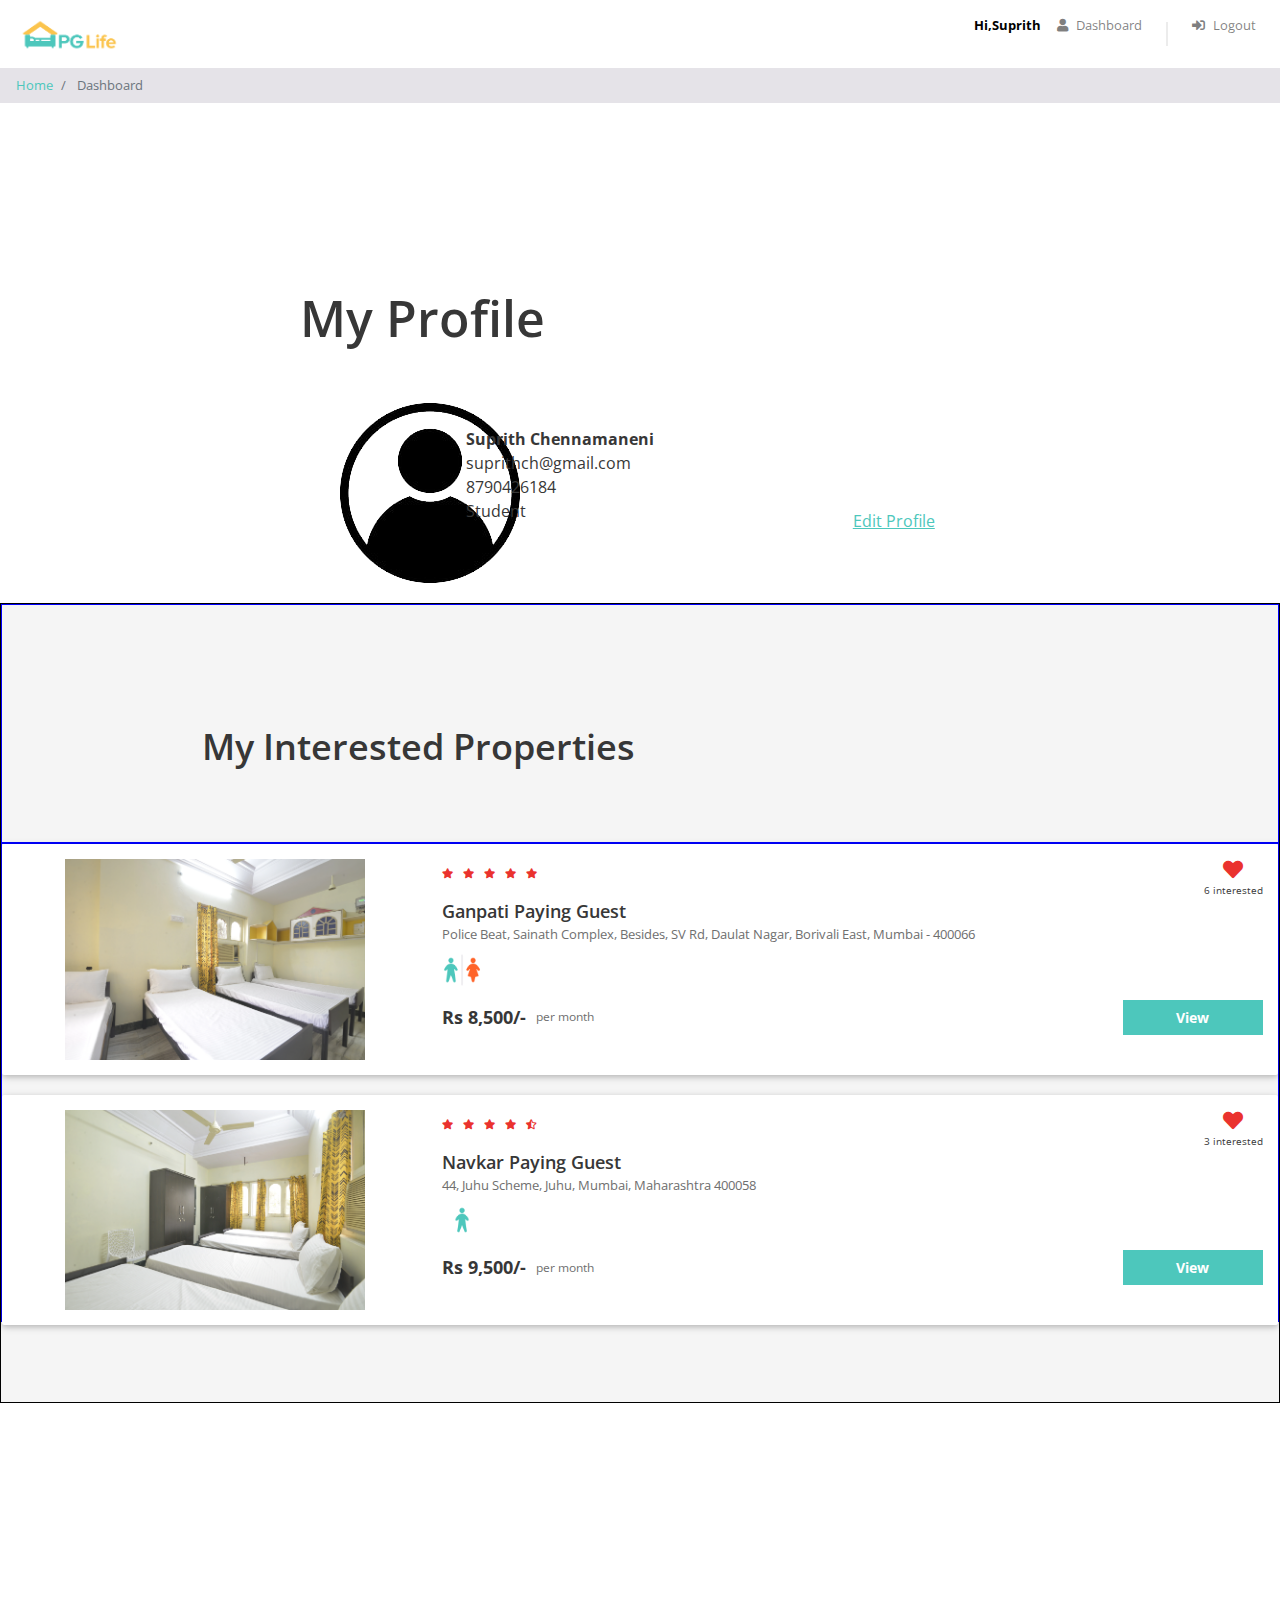
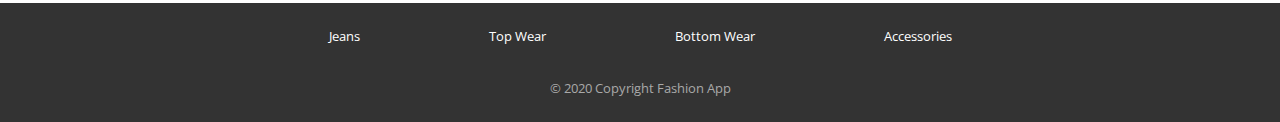
<file: dashboard.html>
<!DOCTYPE html>
<html lang="en">
<head>
    <meta name="viewport" content="width=device-width, initial-scale=1">
    <title>Best PG's in Mumbai | PG Life</title>

    <link href="css/bootstrap.min.css" rel="stylesheet" />
    <link href="https://use.fontawesome.com/releases/v5.11.2/css/all.css" rel="stylesheet" />
    <link href="https://fonts.googleapis.com/css2?family=Open+Sans:ital,wght@0,300;0,400;0,600;0,700;0,800;1,300;1,400;1,600;1,700;1,800&display=swap" rel="stylesheet" />
    <link href="css/common.css" rel="stylesheet" />
    <link href="css/property_list.css" rel="stylesheet" />
    <link href="css/dashboard.css" rel="stylesheet" />
    <link href="https://fonts.googleapis.com/icon?family=Material+Icons"
      rel="stylesheet">
</head>
<body>
    <div class="header sticky-top">
        <nav class="navbar navbar-expand-md navbar-light">
            <a class="navbar-brand" href="index.html">
                <img src="img/logo.png" />
            </a>
            
            <button class="navbar-toggler" type="button" data-toggle="collapse" data-target="#my-navbar">
                <span class="navbar-toggler-icon"></span>
            </button>
            
            <div class="collapse navbar-collapse justify-content-end" id="my-navbar">
                <ul class="navbar-nav">
                    <li class="nav-item">
                        <a class="nav-link"  data-toggle="modal" data-target="#signup-modal">
                            <b><p style="color: black;">Hi,Suprith</p></b>
                    </a>
                    </li>
                    <li class="nav-item">
                        <a class="nav-link" href="#" data-toggle="modal" data-target="#signup-modal">
                            <i class="fas fa-user"></i>Dashboard
                        </a>
                    </li>
                    <div class="nav-vl"></div>
                    <li class="nav-item">
                        <a class="nav-link" href="#" data-toggle="modal" data-target="#login-modal">
                            <i class="fas fa-sign-in-alt"></i>Logout
                        </a>
                    </li>
                </ul>
            </div>
        </nav>
    </div>
    <div id="loading">
    </div>
    <nav aria-label="breadcrumb">
        <ol class="breadcrumb py-2">
            <li class="breadcrumb-item">
                <a href="index.html">Home</a>
            </li>
            <li class="breadcrumb-item active" aria-current="page">
                Dashboard
            </li>
        </ol>
    </nav>
    <div class="profile">
        <div class="col1">

        </div>
        <div class="col2">
            <h1>My Profile</h1>
        </div>
        <div class="col3">
           
            <div class="col3-col1">
               <img src="img/signup-logo.png" />  
            </div>
            <div class="col3-col1">
                <ul style="list-style-type:none;">
                    <li><b>Suprith Chennamaneni</b></li>
                    <li >suprithch@gmail.com</li>
                    <li>8790426184</li>
                    <li>Student</li>
                </ul>
            </div>
            <div class="col3-col1">
                <a href="#"><u>Edit Profile</u></a>
            </div>
       
        </div>
    </div>
    <div class="properties">
    <div class="properties-col1">
        <h1>My Interested Properties</h1>
    </div>
  
<div class="properties-col2">
    <div class="property-card row">
        <div class="image-container col-md-4">
            <img src="img/properties/1/eace7b9114fd6046.jpg" />
        </div>
        <div class="content-container col-md-8">
            <div class="row no-gutters justify-content-between">
                <div class="star-container" title="4.8">
                    <i class="fas fa-star"></i>
                    <i class="fas fa-star"></i>
                    <i class="fas fa-star"></i>
                    <i class="fas fa-star"></i>
                    <i class="fas fa-star"></i>
                </div>
                <div class="interested-container">
                    <i class="fas fa-heart"></i>
                    <div class="interested-text">6 interested</div>
                </div>
            </div>
            <div class="detail-container">
                <div class="property-name">Ganpati Paying Guest</div>
                <div class="property-address">Police Beat, Sainath Complex, Besides, SV Rd, Daulat Nagar, Borivali East, Mumbai - 400066</div>
                <div class="property-gender">
                    <img src="img/unisex.png" />
                </div>
            </div>
            <div class="row no-gutters">
                <div class="rent-container col-6">
                    <div class="rent">Rs 8,500/-</div>
                    <div class="rent-unit">per month</div>
                </div>
                <div class="button-container col-6">
                    <a href="property_detail.html" class="btn btn-primary">View</a>
                </div>
            </div>
        </div>
    </div>

  
<div class="property-card row">
    <div class="image-container col-md-4">
        <img src="img/properties/1/1d4f0757fdb86d5f.jpg" />
    </div>
    <div class="content-container col-md-8">
        <div class="row no-gutters justify-content-between">
            <div class="star-container" title="4.5">
                <i class="fas fa-star"></i>
                <i class="fas fa-star"></i>
                <i class="fas fa-star"></i>
                <i class="fas fa-star"></i>
                <i class="fas fa-star-half-alt"></i>
            </div>
            <div class="interested-container">
                <i class="fas fa-heart"></i>
                <div class="interested-text">3 interested</div>
            </div>
        </div>
        <div class="detail-container">
            <div class="property-name">Navkar Paying Guest</div>
            <div class="property-address">44, Juhu Scheme, Juhu, Mumbai, Maharashtra 400058</div>
            <div class="property-gender">
                <img src="img/male.png" />
            </div>
        </div>
        <div class="row no-gutters">
            <div class="rent-container col-6">
                <div class="rent">Rs 9,500/-</div>
                <div class="rent-unit">per month</div>
            </div>
            <div class="button-container col-6">
                <a href="property_detail.html" class="btn btn-primary">View</a>
            </div>
        </div>
    </div>
</div>
</div>
</div>
    <div class="footer" style="margin-top: 200px;">
        <div class="page-container footer-container">
            <div class="footer-cities">
                <div class="footer-city">
                    <a href="property_list.html">Jeans</a>
                </div>
                <div class="footer-city">
                    <a href="property_list.html">Top Wear</a>
                </div>
                <div class="footer-city">
                    <a href="property_list.html">Bottom Wear</a>
                </div>
                <div class="footer-city">
                    <a href="property_list.html">Accessories</a>
                </div>
            </div>
            <div class="footer-copyright">© 2020 Copyright Fashion App </div>
        </div>
    </div>

    <script type="text/javascript" src="js/jquery.js"></script>
    <script type="text/javascript" src="js/bootstrap.min.js"></script>
</body>
</html>
</file>
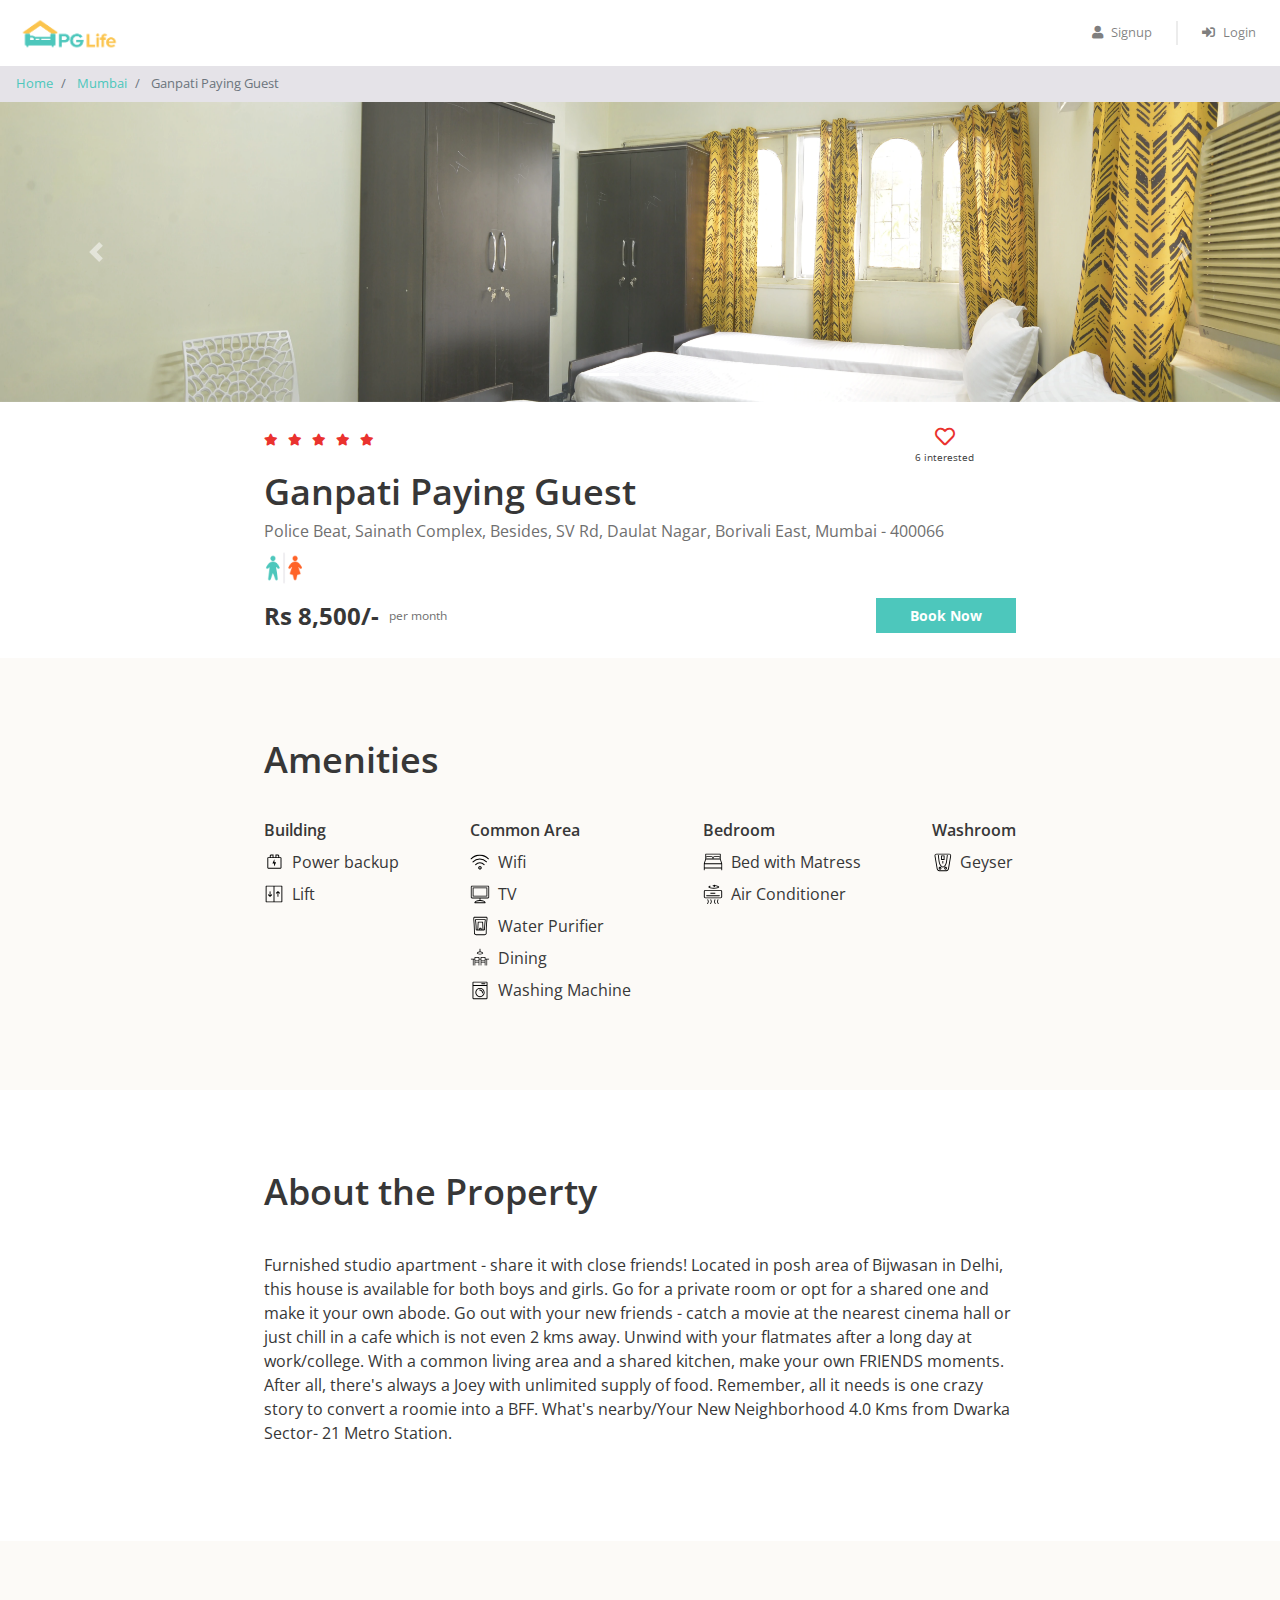
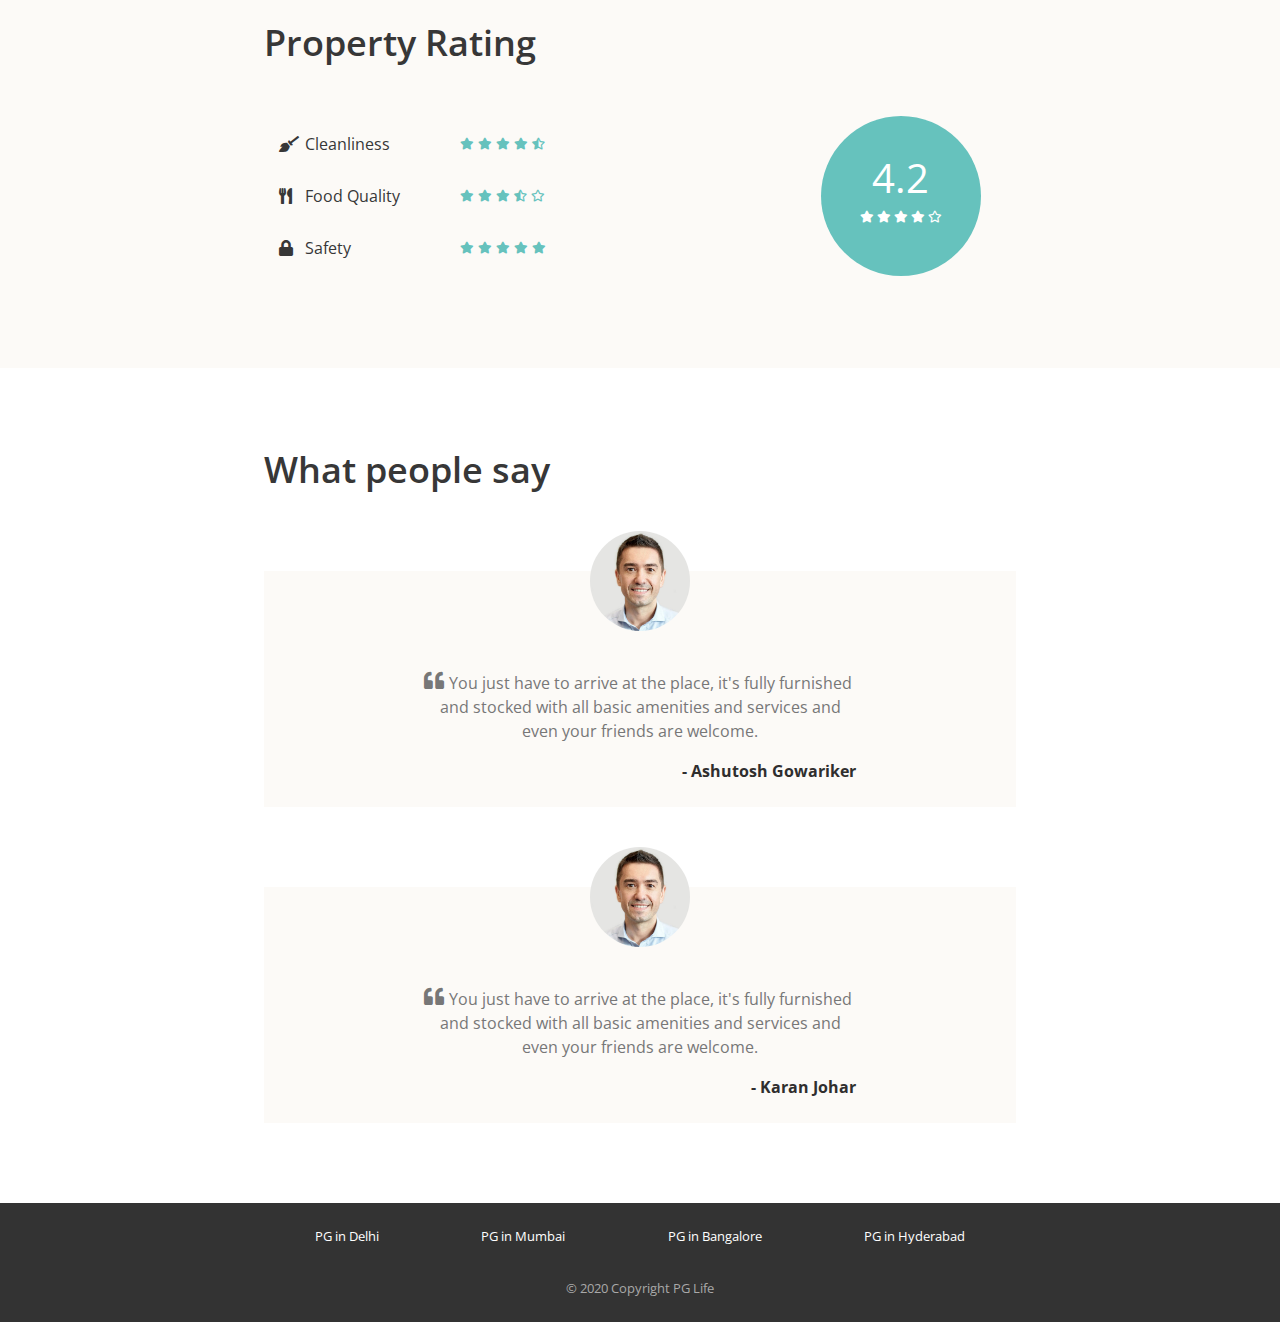
<file: property_detail.html>
<!DOCTYPE html>
<html lang="en">

<head>
    <meta name="viewport" content="width=device-width, initial-scale=1">
    <title>Ganpati Paying Guest | PG Life</title>

    <link href="css/bootstrap.min.css" rel="stylesheet" />
    <link href="https://use.fontawesome.com/releases/v5.11.2/css/all.css" rel="stylesheet" />
    <link href="https://fonts.googleapis.com/css2?family=Open+Sans:ital,wght@0,300;0,400;0,600;0,700;0,800;1,300;1,400;1,600;1,700;1,800&display=swap" rel="stylesheet" />
    <link href="css/common.css" rel="stylesheet" />
    <link href="css/property_detail.css" rel="stylesheet" />
</head>

<body>
    <div class="header sticky-top">
        <nav class="navbar navbar-expand-md navbar-light">
            <a class="navbar-brand" href="index.html">
                <img src="img/logo.png" />
            </a>
            <button class="navbar-toggler" type="button" data-toggle="collapse" data-target="#my-navbar">
                <span class="navbar-toggler-icon"></span>
            </button>

            <div class="collapse navbar-collapse justify-content-end" id="my-navbar">
                <ul class="navbar-nav">
                    <li class="nav-item">
                        <a class="nav-link" href="#" data-toggle="modal" data-target="#signup-modal">
                            <i class="fas fa-user"></i>Signup
                        </a>
                    </li>
                    <div class="nav-vl"></div>
                    <li class="nav-item">
                        <a class="nav-link" href="#" data-toggle="modal" data-target="#login-modal">
                            <i class="fas fa-sign-in-alt"></i>Login
                        </a>
                    </li>
                </ul>
            </div>
        </nav>
    </div>

    <div id="loading">
    </div>

    <nav aria-label="breadcrumb">
        <ol class="breadcrumb py-2">
            <li class="breadcrumb-item">
                <a href="index.html">Home</a>
            </li>
            <li class="breadcrumb-item">
                <a href="property_list.html">Mumbai</a>
            </li>
            <li class="breadcrumb-item active" aria-current="page">
                Ganpati Paying Guest
            </li>
        </ol>
    </nav>

    <div id="property-images" class="carousel slide" data-ride="carousel">
        <ol class="carousel-indicators">
            <li data-target="#property-images" data-slide-to="0" class="active"></li>
            <li data-target="#property-images" data-slide-to="1" class=""></li>
            <li data-target="#property-images" data-slide-to="2" class=""></li>
        </ol>
        <div class="carousel-inner">
            <div class="carousel-item active">
                <img class="d-block w-100" src="img/properties/1/1d4f0757fdb86d5f.jpg" alt="slide">
            </div>
            <div class="carousel-item">
                <img class="d-block w-100" src="img/properties/1/46ebbb537aa9fb0a.jpg" alt="slide">
            </div>
            <div class="carousel-item">
                <img class="d-block w-100" src="img/properties/1/eace7b9114fd6046.jpg" alt="slide">
            </div>
        </div>
        <a class="carousel-control-prev" href="#property-images" role="button" data-slide="prev">
            <span class="carousel-control-prev-icon" aria-hidden="true"></span>
            <span class="sr-only">Previous</span>
        </a>
        <a class="carousel-control-next" href="#property-images" role="button" data-slide="next">
            <span class="carousel-control-next-icon" aria-hidden="true"></span>
            <span class="sr-only">Next</span>
        </a>
    </div>

    <div class="property-summary page-container">
        <div class="row no-gutters justify-content-between">
            <div class="star-container" title="4.8">
                <i class="fas fa-star"></i>
                <i class="fas fa-star"></i>
                <i class="fas fa-star"></i>
                <i class="fas fa-star"></i>
                <i class="fas fa-star"></i>
            </div>
            <div class="interested-container">
                <i class="is-interested-image far fa-heart"></i>
                <div class="interested-text">
                    <span class="interested-user-count">6</span> interested
                </div>
            </div>
        </div>
        <div class="detail-container">
            <div class="property-name">Ganpati Paying Guest</div>
            <div class="property-address">Police Beat, Sainath Complex, Besides, SV Rd, Daulat Nagar, Borivali East, Mumbai - 400066</div>
            <div class="property-gender">
                <img src="img/unisex.png" />
            </div>
        </div>
        <div class="row no-gutters">
            <div class="rent-container col-6">
                <div class="rent">Rs 8,500/-</div>
                <div class="rent-unit">per month</div>
            </div>
            <div class="button-container col-6">
                <a href="#" class="btn btn-primary">Book Now</a>
            </div>
        </div>
    </div>

    <div class="property-amenities">
        <div class="page-container">
            <h1>Amenities</h1>
            <div class="row justify-content-between">
                <div class="col-md-auto">
                    <h5>Building</h5>
                    <div class="amenity-container">
                        <img src="img/amenities/powerbackup.svg">
                        <span>Power backup</span>
                    </div>
                    <div class="amenity-container">
                        <img src="img/amenities/lift.svg">
                        <span>Lift</span>
                    </div>
                </div>

                <div class="col-md-auto">
                    <h5>Common Area</h5>
                    <div class="amenity-container">
                        <img src="img/amenities/wifi.svg">
                        <span>Wifi</span>
                    </div>
                    <div class="amenity-container">
                        <img src="img/amenities/tv.svg">
                        <span>TV</span>
                    </div>
                    <div class="amenity-container">
                        <img src="img/amenities/rowater.svg">
                        <span>Water Purifier</span>
                    </div>
                    <div class="amenity-container">
                        <img src="img/amenities/dining.svg">
                        <span>Dining</span>
                    </div>
                    <div class="amenity-container">
                        <img src="img/amenities/washingmachine.svg">
                        <span>Washing Machine</span>
                    </div>
                </div>

                <div class="col-md-auto">
                    <h5>Bedroom</h5>
                    <div class="amenity-container">
                        <img src="img/amenities/bed.svg">
                        <span>Bed with Matress</span>
                    </div>
                    <div class="amenity-container">
                        <img src="img/amenities/ac.svg">
                        <span>Air Conditioner</span>
                    </div>
                </div>

                <div class="col-md-auto">
                    <h5>Washroom</h5>
                    <div class="amenity-container">
                        <img src="img/amenities/geyser.svg">
                        <span>Geyser</span>
                    </div>
                </div>
            </div>
        </div>
    </div>

    <div class="property-about page-container">
        <h1>About the Property</h1>
        <p>Furnished studio apartment - share it with close friends! Located in posh area of Bijwasan in Delhi, this house is available for both boys and girls. Go for a private room or opt for a shared one and make it your own abode. Go out with your new friends - catch a movie at the nearest cinema hall or just chill in a cafe which is not even 2 kms away. Unwind with your flatmates after a long day at work/college. With a common living area and a shared kitchen, make your own FRIENDS moments. After all, there's always a Joey with unlimited supply of food. Remember, all it needs is one crazy story to convert a roomie into a BFF. What's nearby/Your New Neighborhood 4.0 Kms from Dwarka Sector- 21 Metro Station.</p>
    </div>

    <div class="property-rating">
        <div class="page-container">
            <h1>Property Rating</h1>
            <div class="row align-items-center justify-content-between">
                <div class="col-md-6">
                    <div class="rating-criteria row">
                        <div class="col-6">
                            <i class="rating-criteria-icon fas fa-broom"></i>
                            <span class="rating-criteria-text">Cleanliness</span>
                        </div>
                        <div class="rating-criteria-star-container col-6" title="4.3">
                            <i class="fas fa-star"></i>
                            <i class="fas fa-star"></i>
                            <i class="fas fa-star"></i>
                            <i class="fas fa-star"></i>
                            <i class="fas fa-star-half-alt"></i>
                        </div>
                    </div>

                    <div class="rating-criteria row">
                        <div class="col-6">
                            <i class="rating-criteria-icon fas fa-utensils"></i>
                            <span class="rating-criteria-text">Food Quality</span>
                        </div>
                        <div class="rating-criteria-star-container col-6" title="3.4">
                            <i class="fas fa-star"></i>
                            <i class="fas fa-star"></i>
                            <i class="fas fa-star"></i>
                            <i class="fas fa-star-half-alt"></i>
                            <i class="far fa-star"></i>
                        </div>
                    </div>

                    <div class="rating-criteria row">
                        <div class="col-6">
                            <i class="rating-criteria-icon fa fa-lock"></i>
                            <span class="rating-criteria-text">Safety</span>
                        </div>
                        <div class="rating-criteria-star-container col-6" title="4.8">
                            <i class="fas fa-star"></i>
                            <i class="fas fa-star"></i>
                            <i class="fas fa-star"></i>
                            <i class="fas fa-star"></i>
                            <i class="fas fa-star"></i>
                        </div>
                    </div>
                </div>

                <div class="col-md-4">
                    <div class="rating-circle">
                        <div class="total-rating">4.2</div>
                        <div class="rating-circle-star-container">
                            <i class="fas fa-star"></i>
                            <i class="fas fa-star"></i>
                            <i class="fas fa-star"></i>
                            <i class="fas fa-star"></i>
                            <i class="far fa-star"></i>
                        </div>
                    </div>
                </div>
            </div>
        </div>
    </div>

    <div class="property-testimonials page-container">
        <h1>What people say</h1>
        <div class="testimonial-block">
            <div class="testimonial-image-container">
                <img class="testimonial-img" src="img/man.png">
            </div>
            <div class="testimonial-text">
                <i class="fa fa-quote-left" aria-hidden="true"></i>
                <p>You just have to arrive at the place, it's fully furnished and stocked with all basic amenities and services and even your friends are welcome.</p>
            </div>
            <div class="testimonial-name">- Ashutosh Gowariker</div>
        </div>
        <div class="testimonial-block">
            <div class="testimonial-image-container">
                <img class="testimonial-img" src="img/man.png">
            </div>
            <div class="testimonial-text">
                <i class="fa fa-quote-left" aria-hidden="true"></i>
                <p>You just have to arrive at the place, it's fully furnished and stocked with all basic amenities and services and even your friends are welcome.</p>
            </div>
            <div class="testimonial-name">- Karan Johar</div>
        </div>
    </div>

    <div class="modal fade" id="signup-modal" tabindex="-1" role="dialog" aria-labelledby="signup-heading" aria-hidden="true">
        <div class="modal-dialog" role="document">
            <div class="modal-content">
                <div class="modal-header">
                    <h5 class="modal-title" id="signup-heading">Signup with PGLife</h5>
                    <button type="button" class="close" data-dismiss="modal" aria-label="Close">
                        <span aria-hidden="true">&times;</span>
                    </button>
                </div>

                <div class="modal-body">
                    <form id="signup-form" class="form" role="form">
                        <div class="input-group form-group">
                            <div class="input-group-prepend">
                                <span class="input-group-text">
                                    <i class="fas fa-user"></i>
                                </span>
                            </div>
                            <input type="text" class="form-control" name="full_name" placeholder="Full Name" maxlength="30" required>
                        </div>

                        <div class="input-group form-group">
                            <div class="input-group-prepend">
                                <span class="input-group-text">
                                    <i class="fas fa-phone-alt"></i>
                                </span>
                            </div>
                            <input type="text" class="form-control" name="phone" placeholder="Phone Number" maxlength="10" minlength="10" required>
                        </div>

                        <div class="input-group form-group">
                            <div class="input-group-prepend">
                                <span class="input-group-text">
                                    <i class="fas fa-envelope"></i>
                                </span>
                            </div>
                            <input type="email" class="form-control" name="email" placeholder="Email" required>
                        </div>

                        <div class="input-group form-group">
                            <div class="input-group-prepend">
                                <span class="input-group-text">
                                    <i class="fas fa-lock"></i>
                                </span>
                            </div>
                            <input type="password" class="form-control" name="password" placeholder="Password" minlength="6" required>
                        </div>

                        <div class="input-group form-group">
                            <div class="input-group-prepend">
                                <span class="input-group-text">
                                    <i class="fas fa-university"></i>
                                </span>
                            </div>
                            <input type="text" class="form-control" name="college_name" placeholder="College Name" maxlength="150" required>
                        </div>

                        <div class="form-group">
                            <span>I'm a</span>
                            <input type="radio" class="ml-3" id="gender-male" name="gender" value="male" /> Male
                            <label for="gender-male">
                            </label>
                            <input type="radio" class="ml-3" id="gender-female" name="gender" value="female" />
                            <label for="gender-female">
                                Female
                            </label>
                        </div>

                        <div class="form-group">
                            <button type="submit" class="btn btn-block btn-primary">Create Account</button>
                        </div>
                    </form>
                </div>

                <div class="modal-footer">
                    <span>Already have an account?
                        <a href="#" data-dismiss="modal" data-toggle="modal" data-target="#login-modal">Login</a>
                    </span>
                </div>
            </div>
        </div>
    </div>

    <div class="modal fade" id="login-modal" tabindex="-1" role="dialog" aria-labelledby="login-heading" aria-hidden="true">
        <div class="modal-dialog modal-dialog-centered" role="document">
            <div class="modal-content">
                <div class="modal-header">
                    <h5 class="modal-title" id="login-heading">Login with PGLife</h5>
                    <button type="button" class="close" data-dismiss="modal" aria-label="Close">
                        <span aria-hidden="true">&times;</span>
                    </button>
                </div>

                <div class="modal-body">
                    <form id="login-form" class="form" role="form">
                        <div class="input-group form-group">
                            <div class="input-group-prepend">
                                <span class="input-group-text">
                                    <i class="fas fa-user"></i>
                                </span>
                            </div>
                            <input type="email" class="form-control" name="email" placeholder="Email" required>
                        </div>

                        <div class="input-group form-group">
                            <div class="input-group-prepend">
                                <span class="input-group-text">
                                    <i class="fas fa-lock"></i>
                                </span>
                            </div>
                            <input type="password" class="form-control" name="password" placeholder="Password" minlength="6" required>
                        </div>

                        <div class="form-group">
                            <button type="submit" class="btn btn-block btn-primary">Login</button>
                        </div>
                    </form>
                </div>

                <div class="modal-footer">
                    <span>
                        <a href="#" data-dismiss="modal" data-toggle="modal" data-target="#signup-modal">Click here</a>
                        to register a new account
                    </span>
                </div>
            </div>
        </div>
    </div>

    <div class="footer">
        <div class="page-container footer-container">
            <div class="footer-cities">
                <div class="footer-city">
                    <a href="property_list.html">PG in Delhi</a>
                </div>
                <div class="footer-city">
                    <a href="property_list.html">PG in Mumbai</a>
                </div>
                <div class="footer-city">
                    <a href="property_list.html">PG in Bangalore</a>
                </div>
                <div class="footer-city">
                    <a href="property_list.html">PG in Hyderabad</a>
                </div>
            </div>
            <div class="footer-copyright">© 2020 Copyright PG Life </div>
        </div>
    </div>

    <script type="text/javascript" src="js/jquery.js"></script>
    <script type="text/javascript" src="js/bootstrap.min.js"></script>
</body>

</html>
</file>
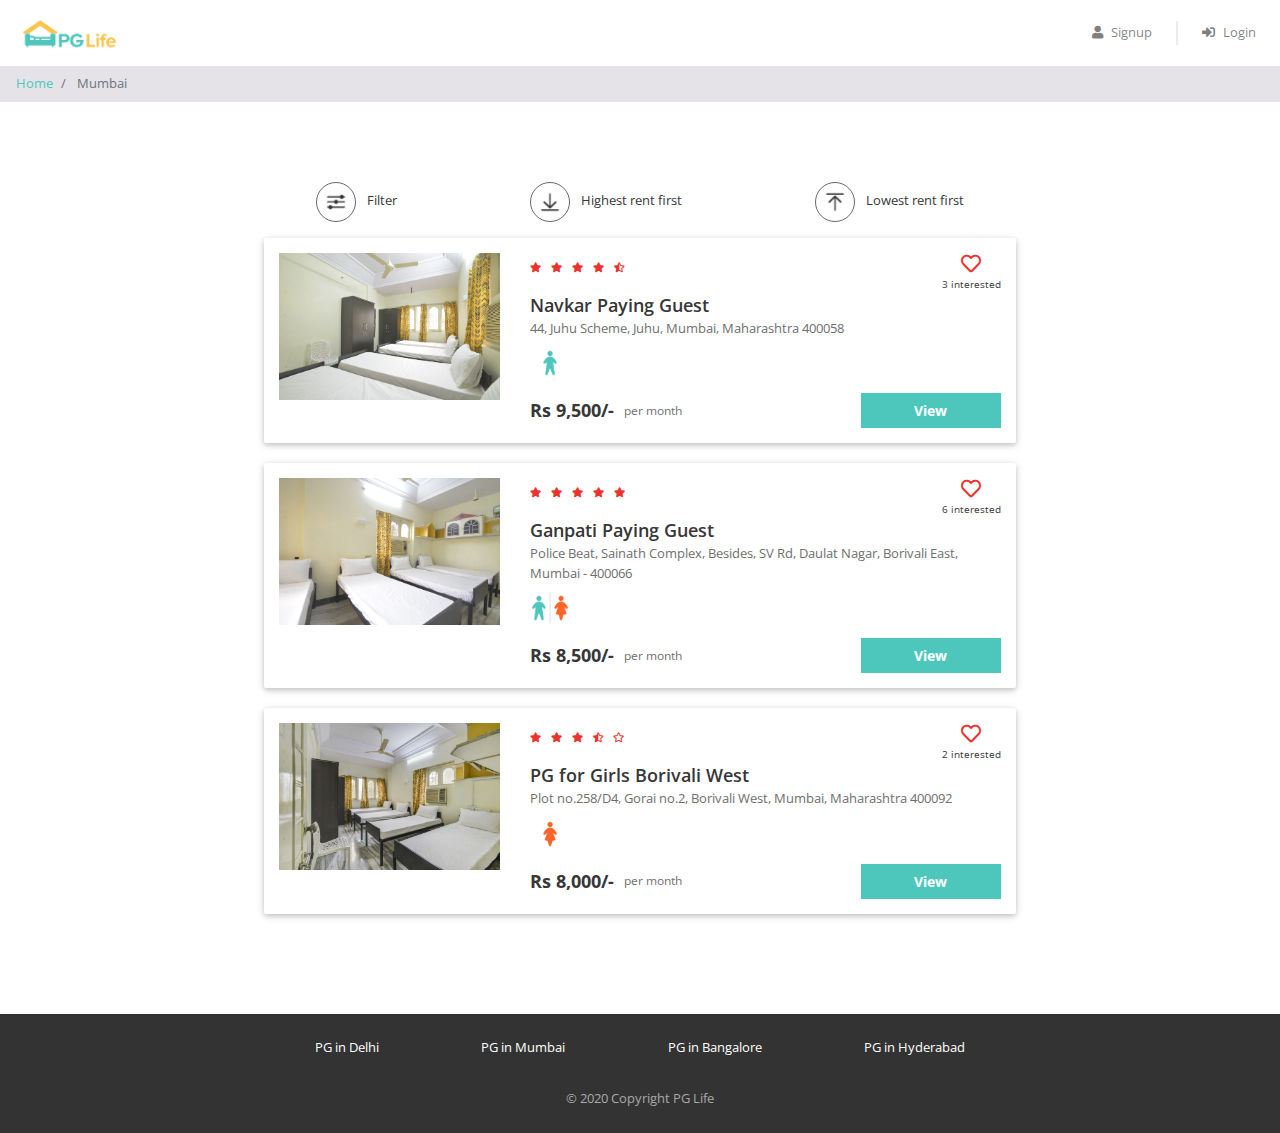
<file: property_list.html>
<!DOCTYPE html>
<html lang="en">

<head>
    <meta name="viewport" content="width=device-width, initial-scale=1">
    <title>Best PG's in Mumbai | PG Life</title>

    <link href="css/bootstrap.min.css" rel="stylesheet" />
    <link href="https://use.fontawesome.com/releases/v5.11.2/css/all.css" rel="stylesheet" />
    <link href="https://fonts.googleapis.com/css2?family=Open+Sans:ital,wght@0,300;0,400;0,600;0,700;0,800;1,300;1,400;1,600;1,700;1,800&display=swap" rel="stylesheet" />
    <link href="css/common.css" rel="stylesheet" />
    <link href="css/property_list.css" rel="stylesheet" />
</head>

<body>
    <div class="header sticky-top">
        <nav class="navbar navbar-expand-md navbar-light">
            <a class="navbar-brand" href="index.html">
                <img src="img/logo.png" />
            </a>
            <button class="navbar-toggler" type="button" data-toggle="collapse" data-target="#my-navbar">
                <span class="navbar-toggler-icon"></span>
            </button>

            <div class="collapse navbar-collapse justify-content-end" id="my-navbar">
                <ul class="navbar-nav">
                    <li class="nav-item">
                        <a class="nav-link" href="#" data-toggle="modal" data-target="#signup-modal">
                            <i class="fas fa-user"></i>Signup
                        </a>
                    </li>
                    <div class="nav-vl"></div>
                    <li class="nav-item">
                        <a class="nav-link" href="#" data-toggle="modal" data-target="#login-modal">
                            <i class="fas fa-sign-in-alt"></i>Login
                        </a>
                    </li>
                </ul>
            </div>
        </nav>
    </div>

    <div id="loading">
    </div>

    <nav aria-label="breadcrumb">
        <ol class="breadcrumb py-2">
            <li class="breadcrumb-item">
                <a href="index.html">Home</a>
            </li>
            <li class="breadcrumb-item active" aria-current="page">
                Mumbai
            </li>
        </ol>
    </nav>

    <div class="page-container">
        <div class="filter-bar row justify-content-around">
            <div class="col-auto" data-toggle="modal" data-target="#filter-modal">
                <img src="img/filter.png" alt="filter" />
                <span>Filter</span>
            </div>
            <div class="col-auto">
                <img src="img/desc.png" alt="sort-desc" />
                <span>Highest rent first</span>
            </div>
            <div class="col-auto">
                <img src="img/asc.png" alt="sort-asc" />
                <span>Lowest rent first</span>
            </div>
        </div>

        
        <div class="property-card row">
            <div class="image-container col-md-4">
                <img src="img/properties/1/1d4f0757fdb86d5f.jpg" />
            </div>
            <div class="content-container col-md-8">
                <div class="row no-gutters justify-content-between">
                    <div class="star-container" title="4.5">
                        <i class="fas fa-star"></i>
                        <i class="fas fa-star"></i>
                        <i class="fas fa-star"></i>
                        <i class="fas fa-star"></i>
                        <i class="fas fa-star-half-alt"></i>
                    </div>
                    <div class="interested-container">
                        <i class="far fa-heart"></i>
                        <div class="interested-text">3 interested</div>
                    </div>
                </div>
                <div class="detail-container">
                    <div class="property-name">Navkar Paying Guest</div>
                    <div class="property-address">44, Juhu Scheme, Juhu, Mumbai, Maharashtra 400058</div>
                    <div class="property-gender">
                        <img src="img/male.png" />
                    </div>
                </div>
                <div class="row no-gutters">
                    <div class="rent-container col-6">
                        <div class="rent">Rs 9,500/-</div>
                        <div class="rent-unit">per month</div>
                    </div>
                    <div class="button-container col-6">
                        <a href="property_detail.html" class="btn btn-primary">View</a>
                    </div>
                </div>
            </div>
        </div>

        <div class="property-card row">
            <div class="image-container col-md-4">
                <img src="img/properties/1/eace7b9114fd6046.jpg" />
            </div>
            <div class="content-container col-md-8">
                <div class="row no-gutters justify-content-between">
                    <div class="star-container" title="4.8">
                        <i class="fas fa-star"></i>
                        <i class="fas fa-star"></i>
                        <i class="fas fa-star"></i>
                        <i class="fas fa-star"></i>
                        <i class="fas fa-star"></i>
                    </div>
                    <div class="interested-container">
                        <i class="far fa-heart"></i>
                        <div class="interested-text">6 interested</div>
                    </div>
                </div>
                <div class="detail-container">
                    <div class="property-name">Ganpati Paying Guest</div>
                    <div class="property-address">Police Beat, Sainath Complex, Besides, SV Rd, Daulat Nagar, Borivali East, Mumbai - 400066</div>
                    <div class="property-gender">
                        <img src="img/unisex.png" />
                    </div>
                </div>
                <div class="row no-gutters">
                    <div class="rent-container col-6">
                        <div class="rent">Rs 8,500/-</div>
                        <div class="rent-unit">per month</div>
                    </div>
                    <div class="button-container col-6">
                        <a href="property_detail.html" class="btn btn-primary">View</a>
                    </div>
                </div>
            </div>
        </div>

        <div class="property-card row">
            <div class="image-container col-md-4">
                <img src="img/properties/1/46ebbb537aa9fb0a.jpg" />
            </div>
            <div class="content-container col-md-8">
                <div class="row no-gutters justify-content-between">
                    <div class="star-container" title="3.5">
                        <i class="fas fa-star"></i>
                        <i class="fas fa-star"></i>
                        <i class="fas fa-star"></i>
                        <i class="fas fa-star-half-alt"></i>
                        <i class="far fa-star"></i>
                    </div>
                    <div class="interested-container">
                        <i class="far fa-heart"></i>
                        <div class="interested-text">2 interested</div>
                    </div>
                </div>
                <div class="detail-container">
                    <div class="property-name">PG for Girls Borivali West</div>
                    <div class="property-address">Plot no.258/D4, Gorai no.2, Borivali West, Mumbai, Maharashtra 400092</div>
                    <div class="property-gender">
                        <img src="img/female.png" />
                    </div>
                </div>
                <div class="row no-gutters">
                    <div class="rent-container col-6">
                        <div class="rent">Rs 8,000/-</div>
                        <div class="rent-unit">per month</div>
                    </div>
                    <div class="button-container col-6">
                        <a href="property_detail.html" class="btn btn-primary">View</a>
                    </div>
                </div>
            </div>
        </div>
    </div>

    <div class="modal fade" id="filter-modal" tabindex="-1" role="dialog" aria-labelledby="filter-heading" aria-hidden="true">
        <div class="modal-dialog modal-dialog-centered" role="document">
            <div class="modal-content">
                <div class="modal-header">
                    <h3 class="modal-title" id="filter-heading">Filters</h3>
                    <button type="button" class="close" data-dismiss="modal" aria-label="Close">
                        <span aria-hidden="true">&times;</span>
                    </button>
                </div>

                <div class="modal-body">
                    <h5>Gender</h5>
                    <hr />
                    <div>
                        <button class="btn btn-outline-dark btn-active">
                            No Filter
                        </button>
                        <button class="btn btn-outline-dark">
                            <i class="fas fa-venus-mars"></i>Unisex
                        </button>
                        <button class="btn btn-outline-dark">
                            <i class="fas fa-mars"></i>Male
                        </button>
                        <button class="btn btn-outline-dark">
                            <i class="fas fa-venus"></i>Female
                        </button>
                    </div>
                </div>

                <div class="modal-footer">
                    <button data-dismiss="modal" class="btn btn-success">Okay</button>
                </div>
            </div>
        </div>
    </div>

    <div class="modal fade" id="signup-modal" tabindex="-1" role="dialog" aria-labelledby="signup-heading" aria-hidden="true">
        <div class="modal-dialog" role="document">
            <div class="modal-content">
                <div class="modal-header">
                    <h5 class="modal-title" id="signup-heading">Signup with PGLife</h5>
                    <button type="button" class="close" data-dismiss="modal" aria-label="Close">
                        <span aria-hidden="true">&times;</span>
                    </button>
                </div>

                <div class="modal-body">
                    <form id="signup-form" class="form" role="form">
                        <div class="input-group form-group">
                            <div class="input-group-prepend">
                                <span class="input-group-text">
                                    <i class="fas fa-user"></i>
                                </span>
                            </div>
                            <input type="text" class="form-control" name="full_name" placeholder="Full Name" maxlength="30" required>
                        </div>

                        <div class="input-group form-group">
                            <div class="input-group-prepend">
                                <span class="input-group-text">
                                    <i class="fas fa-phone-alt"></i>
                                </span>
                            </div>
                            <input type="text" class="form-control" name="phone" placeholder="Phone Number" maxlength="10" minlength="10" required>
                        </div>

                        <div class="input-group form-group">
                            <div class="input-group-prepend">
                                <span class="input-group-text">
                                    <i class="fas fa-envelope"></i>
                                </span>
                            </div>
                            <input type="email" class="form-control" name="email" placeholder="Email" required>
                        </div>

                        <div class="input-group form-group">
                            <div class="input-group-prepend">
                                <span class="input-group-text">
                                    <i class="fas fa-lock"></i>
                                </span>
                            </div>
                            <input type="password" class="form-control" name="password" placeholder="Password" minlength="6" required>
                        </div>

                        <div class="input-group form-group">
                            <div class="input-group-prepend">
                                <span class="input-group-text">
                                    <i class="fas fa-university"></i>
                                </span>
                            </div>
                            <input type="text" class="form-control" name="college_name" placeholder="College Name" maxlength="150" required>
                        </div>

                        <div class="form-group">
                            <span>I'm a</span>
                            <input type="radio" class="ml-3" id="gender-male" name="gender" value="male" /> Male
                            <label for="gender-male">
                            </label>
                            <input type="radio" class="ml-3" id="gender-female" name="gender" value="female" />
                            <label for="gender-female">
                                Female
                            </label>
                        </div>

                        <div class="form-group">
                            <button type="submit" class="btn btn-block btn-primary">Create Account</button>
                        </div>
                    </form>
                </div>

                <div class="modal-footer">
                    <span>Already have an account?
                        <a href="#" data-dismiss="modal" data-toggle="modal" data-target="#login-modal">Login</a>
                    </span>
                </div>
            </div>
        </div>
    </div>

    <div class="modal fade" id="login-modal" tabindex="-1" role="dialog" aria-labelledby="login-heading" aria-hidden="true">
        <div class="modal-dialog modal-dialog-centered" role="document">
            <div class="modal-content">
                <div class="modal-header">
                    <h5 class="modal-title" id="login-heading">Login with PGLife</h5>
                    <button type="button" class="close" data-dismiss="modal" aria-label="Close">
                        <span aria-hidden="true">&times;</span>
                    </button>
                </div>

                <div class="modal-body">
                    <form id="login-form" class="form" role="form">
                        <div class="input-group form-group">
                            <div class="input-group-prepend">
                                <span class="input-group-text">
                                    <i class="fas fa-user"></i>
                                </span>
                            </div>
                            <input type="email" class="form-control" name="email" placeholder="Email" required>
                        </div>

                        <div class="input-group form-group">
                            <div class="input-group-prepend">
                                <span class="input-group-text">
                                    <i class="fas fa-lock"></i>
                                </span>
                            </div>
                            <input type="password" class="form-control" name="password" placeholder="Password" minlength="6" required>
                        </div>

                        <div class="form-group">
                            <button type="submit" class="btn btn-block btn-primary">Login</button>
                        </div>
                    </form>
                </div>

                <div class="modal-footer">
                    <span>
                        <a href="#" data-dismiss="modal" data-toggle="modal" data-target="#signup-modal">Click here</a>
                        to register a new account
                    </span>
                </div>
            </div>
        </div>
    </div>

    <div class="footer">
        <div class="page-container footer-container">
            <div class="footer-cities">
                <div class="footer-city">
                    <a href="property_list.html">PG in Delhi</a>
                </div>
                <div class="footer-city">
                    <a href="property_list.html">PG in Mumbai</a>
                </div>
                <div class="footer-city">
                    <a href="property_list.html">PG in Bangalore</a>
                </div>
                <div class="footer-city">
                    <a href="property_list.html">PG in Hyderabad</a>
                </div>
            </div>
            <div class="footer-copyright">© 2020 Copyright PG Life </div>
        </div>
    </div>

    <script type="text/javascript" src="js/jquery.js"></script>
    <script type="text/javascript" src="js/bootstrap.min.js"></script>
</body>

</html>
</file>
<file: css/common.css>
* {
    box-sizing: border-box;
    font-family: 'Open Sans', sans-serif;
}

body {
    color: #373737;
    font-size: 16px;
    position: relative;
}

h1,
h2,
h3,
h4,
h5,
h6 {
    font-weight: 600;
}

h1 {
    font-size: 36px;
    margin-bottom: 40px;
}

@media (max-width: 768px) {
    h1 {
        font-size: 28px;
    }
}

h3 {
    font-size: 24px;
    margin-bottom: 12px;
}

h5 {
    font-size: 16px;
    margin-bottom: 10px;
}

.btn-primary,
.btn-warning,
.btn-danger {
    color: white;
    font-weight: bold;
}

.input-group .input-group-text i {
    width: 14px;
}

input[type="radio"] {
    position: relative;
    top: 1px;
}

.breadcrumb {
    background-color: #e5e3e8;
    font-size: 13px;
    border-radius: 0px;
    margin-bottom: 0px;
}

.container {
    max-width: 920px;
    padding: 0px 20px;
}

.page-container {
    max-width: 800px;
    padding: 80px 24px;
    margin: auto;
}

@media (max-width: 768px) {
    .page-container {
        padding: 64px 24px;
    }
}

.white {
    color: #ffffff;
}

#loading {
    display: none;
    background-color: #666666;
    background-image: url("../img/progress_spinner.gif");
    background-repeat: no-repeat;
    background-position: center;
    opacity: 0.4;
    position: fixed;
    top: 0px;
    right: 0px;
    width: 100%;
    height: 100%;
    z-index: 10000000;
}

/* Login Modal */
#login-modal .modal-dialog {
    width: 350px;
    margin: auto;
}

.modal-footer {
    background-color: #f4f4f4;
    justify-content: center;
}

/* Header */
.header {
    background-color: white;
    font-size: 13px;
}

.header .navbar .navbar-brand img {
    height: 40px;
}

.header .navbar .nav-item i {
    margin-right: 8px;
}

.header .nav-vl {
    border-left: 2px solid #d6d6d678;
    height: 24px;
    margin: auto 16px;
    display: block;
}

@media(max-width:768px) {
    .header .nav-vl {
        display: none;
    }
}

.header .nav-name {
    font-weight: bold;
    margin: auto 16px;
}

@media(max-width:768px) {
    .header .nav-name {
        margin: 8px 0px
    }
}

/* Footer */
.footer {
    background-color: #333333;
    font-size: 13px;
}

.footer-container {
    padding: 24px;
}

.footer-cities {
    display: flex;
    flex-wrap: wrap;
    justify-content: space-around;
}

.footer-city {
    margin-bottom: 8px;
    text-align: center;
}

@media(max-width:768px) {
    .footer-city {
        width: 100%;
    }
}

.footer-city a {
    color: #ffffff;
}

.footer-copyright {
    color: #a9a9a9;
    text-align: center;
    padding-top: 24px;
}
</file>
<file: css/property_list.css>
.filter-bar > div {
    cursor: pointer;
    font-size: 13px;
    text-align: center;
    margin-bottom: 16px;
}

.filter-bar img {
    width: 40px;
    height: 40px;
    border-radius: 40px;
    border: 1px solid #646870;
    padding: 6px;
    margin-right: 8px;
}

@media (max-width: 768px) {
    .filter-bar img {
        display: block;
        margin: 0px auto 4px;
    }
}

.property-card {
    background-color: #ffffff;
    border-radius: 2px;
    padding: 15px 0px;
    margin: 0px auto 20px;
    box-shadow: 0 2px 5px 0 rgba(0, 0, 0, 0.16), 0 2px 10px 0 rgba(0, 0, 0, 0.12);
}

.property-card:focus,
.property-card:hover {
    box-shadow: 0 5px 11px 0 rgba(0, 0, 0, 0.18), 0 4px 15px 0 rgba(0, 0, 0, 0.15);
}

.image-container {
    text-align: center;
}

@media (max-width: 768px) {
    .image-container {
        padding-bottom: 12px;
    }
}

.image-container img {
    width: 100%;
    max-width: 300px;
}

.star-container i {
    color: #EA322E;
    font-size: 10px;
    margin-right: 6px;
}

.interested-container {
    text-align: center;
}

.interested-container i {
    color: #EA322E;
    font-size: 20px;
    cursor: pointer;
}

.interested-text {
    font-size: 10px;
}

.detail-container {
    padding-bottom: 10px;
}

.property-name {
    font-size: 18px;
    font-weight: 600;
}

.property-address {
    color: #6f6f6f;
    font-size: 13px;
    padding-bottom: 5px;
}

.property-gender img {
    width: 40px;
}

.rent-container {
    display: flex;
    align-items: center;
}

.rent {
    font-size: 18px;
    font-weight: bold;
    padding-right: 10px;
}

.rent-unit {
    color: #6f6f6f;
    font-size: 12px;
}

.button-container .btn {
    font-size: 14px;
    border-radius: 0px;
    width: 140px;
    float: right;
}

/* No Property */
.no-property-container {
    margin: 96px auto 144px;
}

.no-property-container p {
    font-size: 24px;
    text-align: center;
}

/* Filter Modal */
#filter-modal .modal-dialog {
    max-width: 600px;
}

#filter-modal .modal-body h5 {
    color: #777777;
}

#filter-modal .modal-body hr {
    margin: 4px 0px;
}

#filter-modal .modal-body button {
    font-size: 14px;
    width: 100px;
    margin: 16px;
}

#filter-modal .modal-body .btn-active {
    color: #fff;
    background-color: #343a40;
}

#filter-modal .modal-body button i {
    margin-right: 8px;
}

#filter-modal .modal-footer button {
    width: 120px;
}
</file>
<file: css/dashboard.css>
*{
    box-sizing: border-box;
}
.profile{
  
    height: 500px;
    width: 100%;
}
.profile>.col1{
    
    height: 25%;
}
.profile>.col2{
    
    height: 25%;
    
}
.profile>.col3{
   
    height: 50%;
 

}
.col2>h1
{
    font-size: 50px;
    margin-top: 60px;
    margin-left: 300px;
}
.col3-col1>img{
    position: relative;
    bottom: 100px;
    left: 250px;
}

.col3-col1
{

    width: 33%;
    height: 100%;
    display: inline-block;
}
.col3-col1>ul{
    position: relative;
    bottom: 80px;
}
.col3-col1>a{
    position: relative;
    bottom: 70px;
}
.properties{
    border: 1px solid black;
    background-color: whitesmoke;
    height: 800px;
}
.properties-col1{
    border: 1px solid blue;
    height: 30%;
}
.properties-col1>h1{
    position: relative;
    top:120px;
    left: 200px;
}
.properties-col2
{
    border: 1px solid blue;
    height: 60%;
}
</file>
<file: css/property_detail.css>
.carousel img {
    height: 300px;
    object-fit: cover;
}

.property-summary {
    padding: 24px;
}

.property-amenities,
.property-rating {
    background-color: #fcfaf7;
}

.star-container i {
    color: #EA322E;
    font-size: 12px;
    margin-right: 6px;
}

.interested-container {
    text-align: center;
    padding-right: 42px;
}

@media (max-width: 768px) {
    .interested-container {
        padding-right: 0px;
    }
}

.interested-container i {
    color: #EA322E;
    font-size: 20px;
    cursor: pointer;
}

.interested-text {
    font-size: 10px;
}

.detail-container {
    padding-bottom: 10px;
}

.property-name {
    font-size: 36px;
    font-weight: 600;
}

@media (max-width: 768px) {
    .property-name {
        font-size: 24px;
    }
}

.property-address {
    color: #6f6f6f;
    font-size: 16px;
    padding-bottom: 5px;
}

.property-gender img {
    width: 40px;
}

.rent-container {
    display: flex;
    align-items: center;
}

.rent {
    font-size: 24px;
    font-weight: bold;
    padding-right: 10px;
}

@media (max-width: 768px) {
    .rent {
        font-size: 18px;
    }
}

.rent-unit {
    color: #6f6f6f;
    font-size: 12px;
}

.button-container .btn {
    font-size: 14px;
    border-radius: 0px;
    width: 140px;
    float: right;
}

@media (max-width: 768px) {
    .property-amenities .row>div {
        padding-bottom: 24px;
    }
}

.amenity-container {
    margin: 8px 0px;
}

.amenity-container img {
    height: 20px;
    margin-top: -4px;
    margin-right: 4px;
}

.rating-criteria {
    margin: 28px 0px;
}

.rating-criteria-icon {
    width: 14px;
}

.rating-criteria-text {
    margin-left: 8px;
}

.rating-criteria-star-container {
    margin-top: -2px;
}

.rating-criteria-star-container i {
    color: #66C2BD;
    font-size: 12px;
}

.rating-circle {
    background-color: #66C2BD;
    color: white;
    text-align: center;
    height: 160px;
    width: 160px;
    border-radius: 50%;
    padding-top: 32px;
    margin: auto;
}

.total-rating {
    font-size: 40px;
}

.rating-circle-star-container {
    font-size: 12px;
}

.testimonial-block {
    background-color: #fcfaf7;
    padding: 0px 160px 24px;
    margin-top: 80px;
}

@media (max-width: 768px) {
    .testimonial-block {
        padding: 0px 24px 24px;
    }
}

.testimonial-image-container {
    text-align: center;
}

.testimonial-img {
    width: 100px;
    border-radius: 50%;
    position: relative;
    top: -40px;
}

.testimonial-text {
    color: #777777;
    text-align: center;
    position: relative;
}

.testimonial-text i {
    font-size: 20px;
    position: absolute;
    left: 0px;
    top: 0px;
}

.testimonial-text p {
    text-indent: 20px;
}

.testimonial-name {
    color: #2F2E2E;
    text-align: right;
    font-weight: bold;
    margin-top: 12px;
}
</file>
